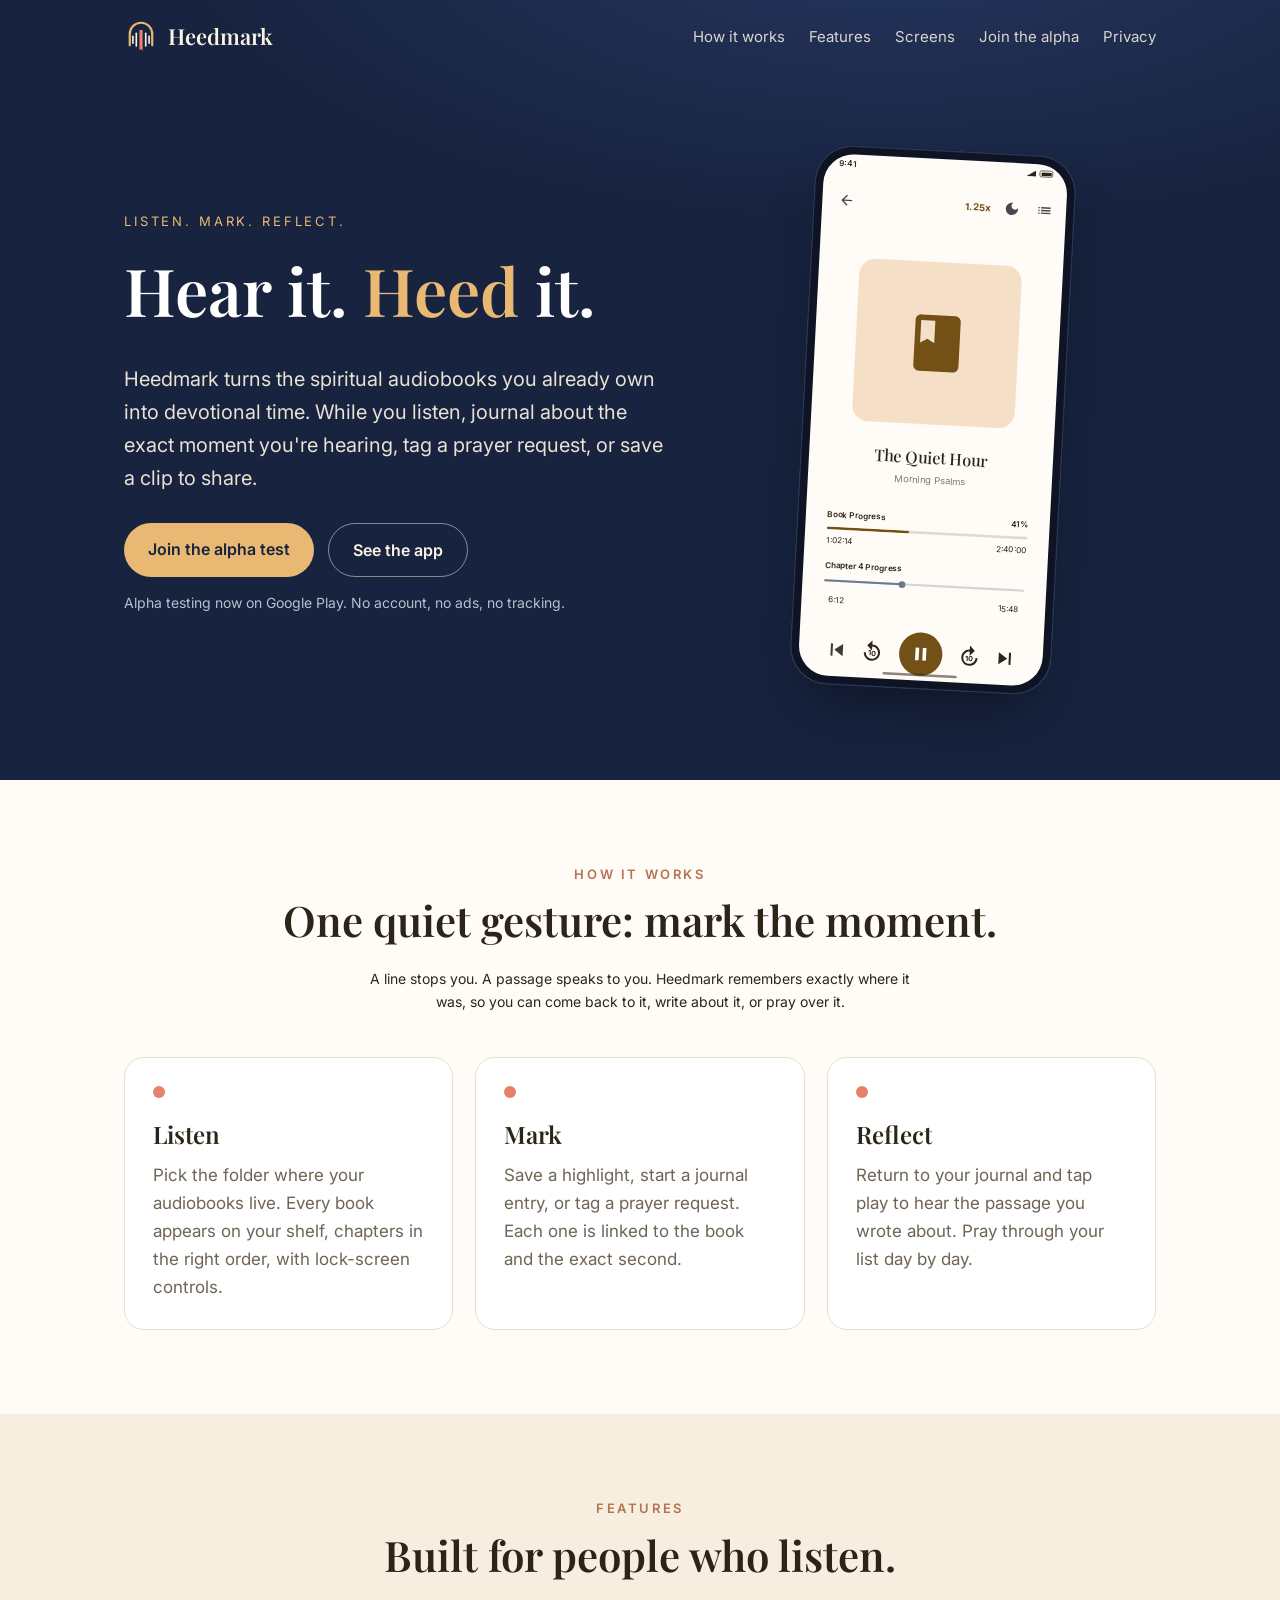
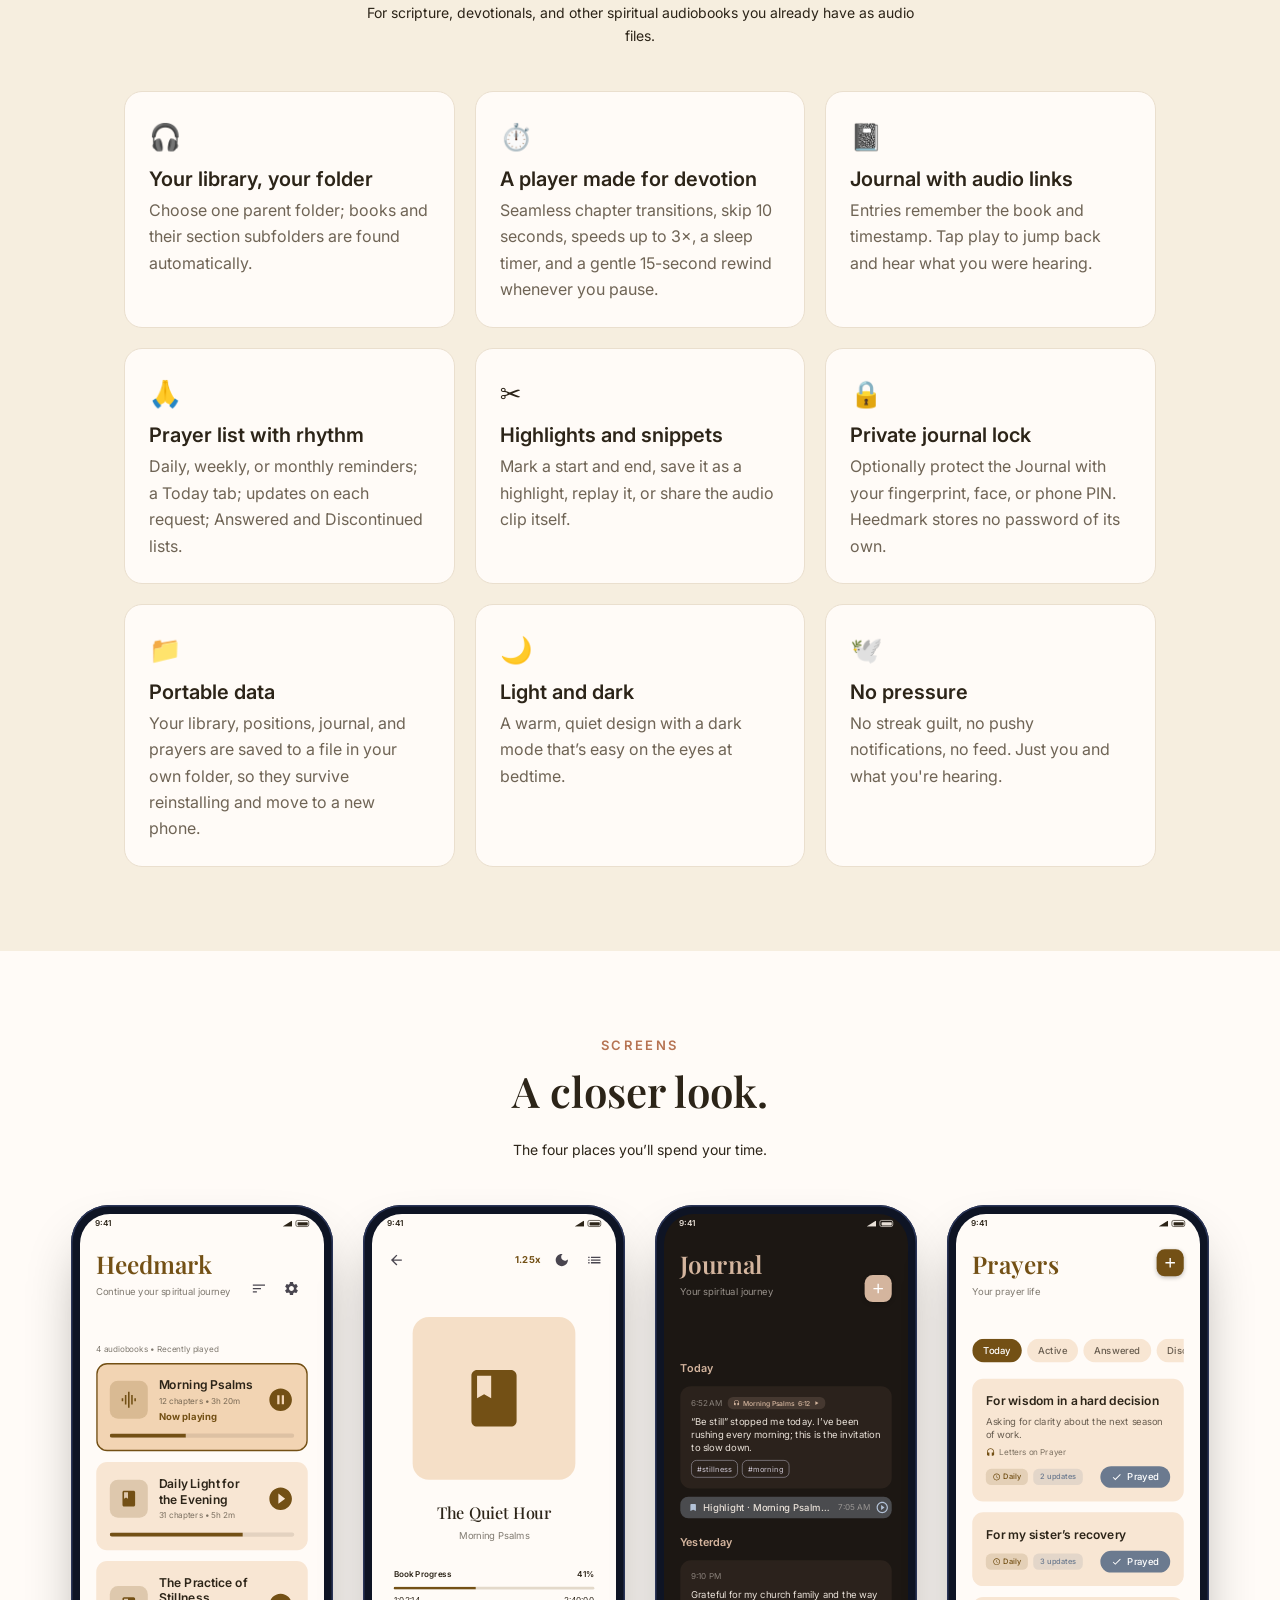
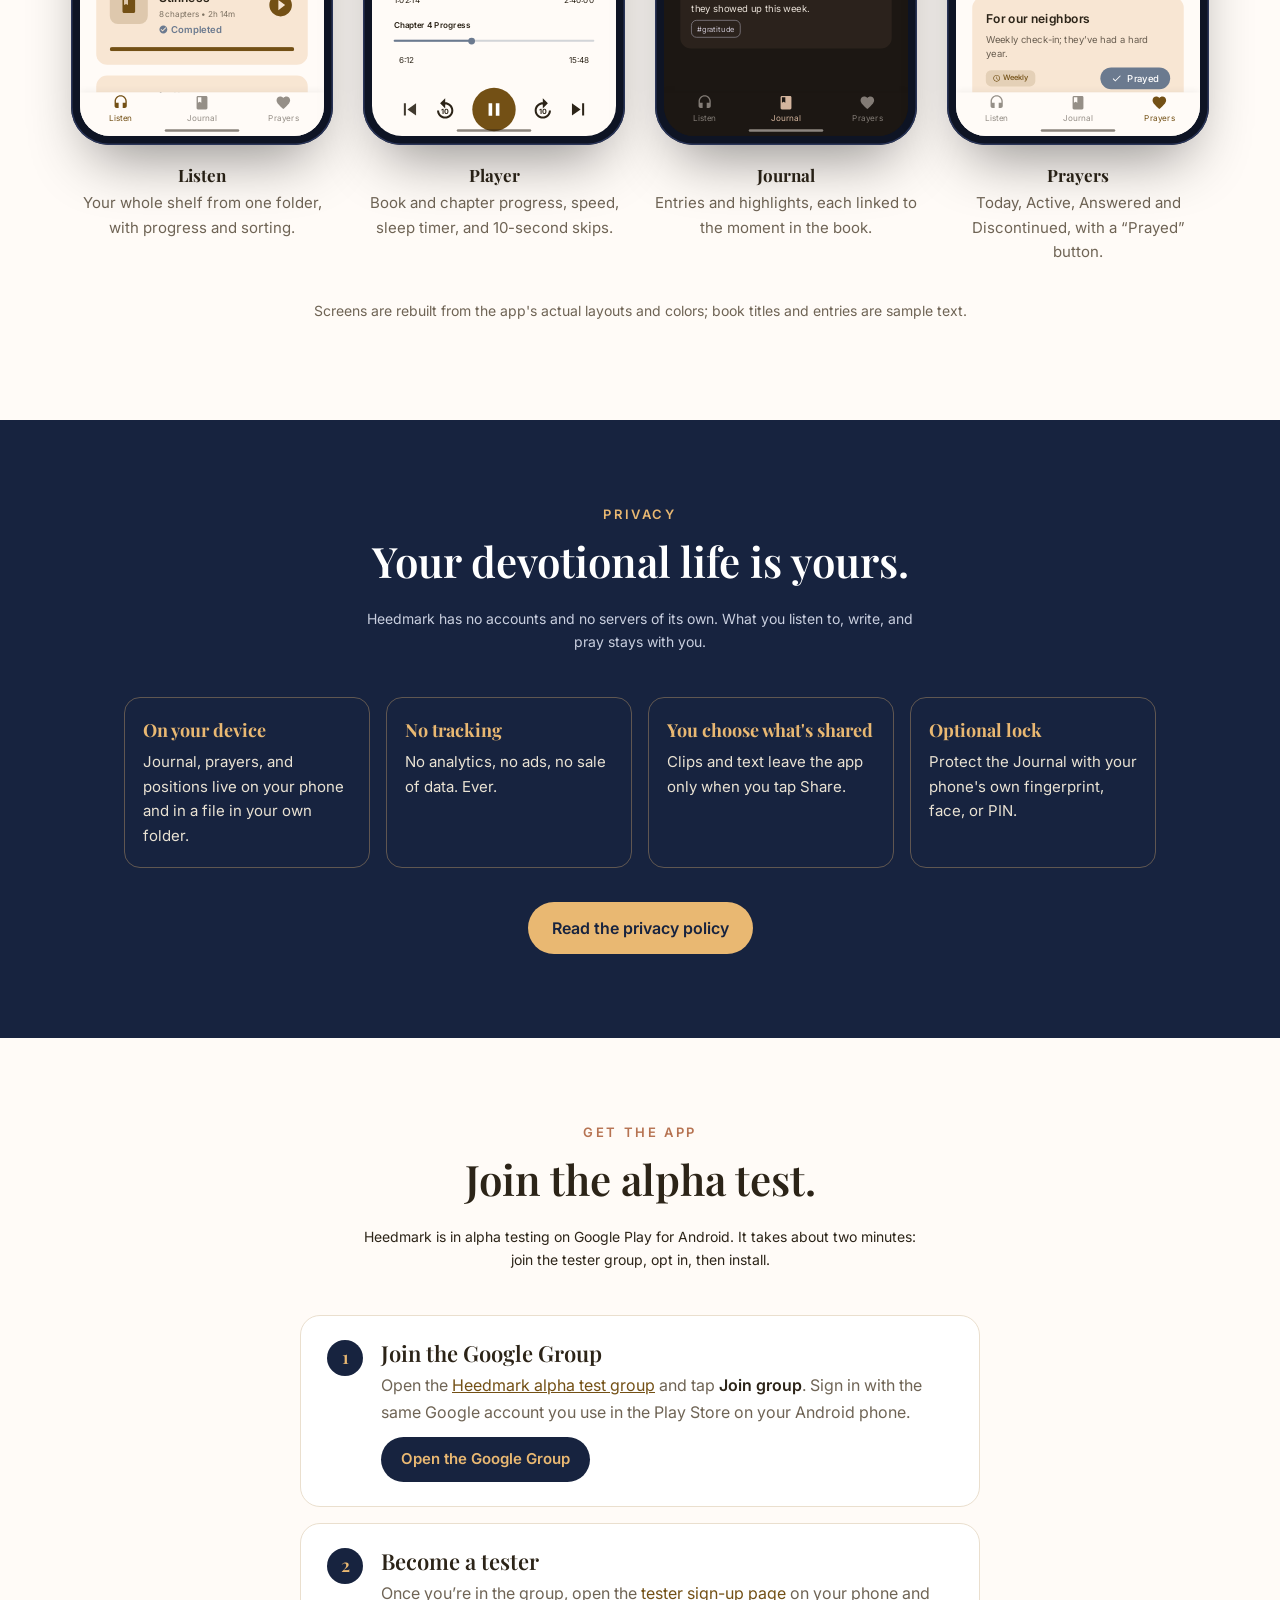
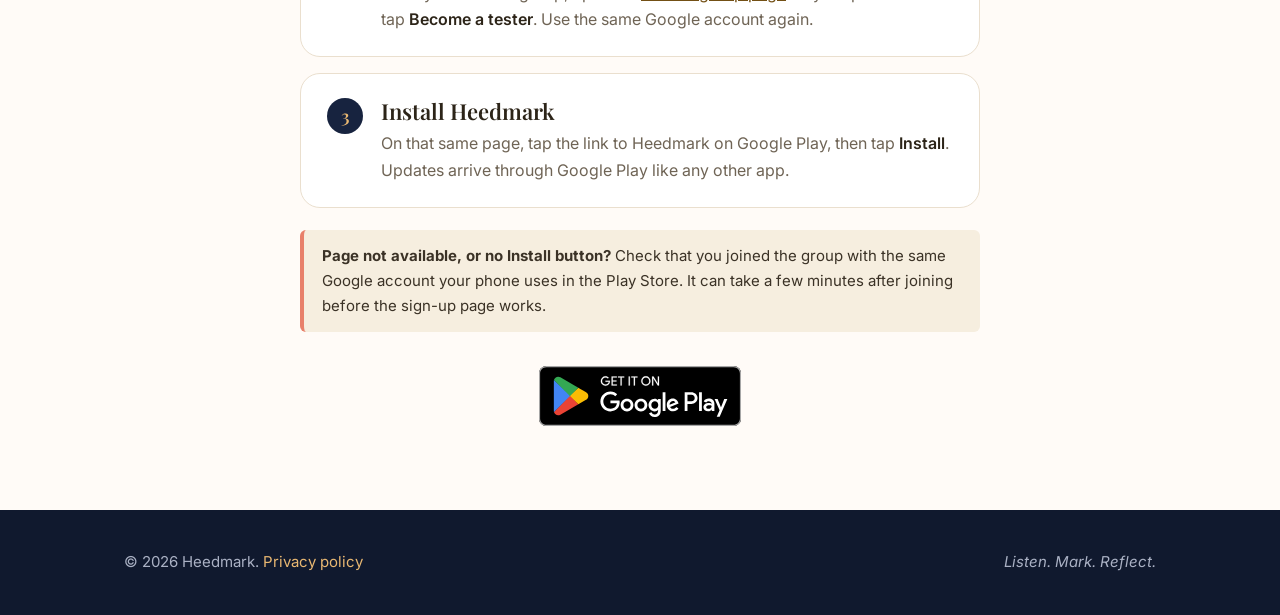
<file: index.html>
<!doctype html>
<html lang="en">
<head>
<meta charset="utf-8">
<meta name="viewport" content="width=device-width,initial-scale=1">
<title>Heedmark: Devotional Audiobooks</title>
<meta name="description" content="Heedmark turns the spiritual audiobooks you already own into devotional time. Journal, pray, and save clips at the exact moment you're hearing.">
<meta property="og:title" content="Heedmark: Devotional Audiobooks">
<meta property="og:description" content="Listen. Mark. Reflect.">
<meta name="theme-color" content="#17233F">
<link rel="icon" href="favicon.svg" type="image/svg+xml">
<link rel="icon" href="favicon-32.png" sizes="32x32" type="image/png">
<link rel="apple-touch-icon" href="apple-touch-icon.png">
<link rel="preconnect" href="https://fonts.googleapis.com">
<link rel="preconnect" href="https://fonts.gstatic.com" crossorigin>
<link href="https://fonts.googleapis.com/css2?family=Inter:wght@400;500;600&family=Playfair+Display:wght@500;600;700&display=swap" rel="stylesheet">
<link rel="stylesheet" href="styles.css">
</head>
<body>
<svg width="0" height="0" style="position:absolute" aria-hidden="true"><defs><symbol id="i-headphones" viewBox="0 0 24 24"><path d="M12 1c-4.97 0-9 4.03-9 9v7c0 1.66 1.34 3 3 3h3v-8H5v-2c0-3.87 3.13-7 7-7s7 3.13 7 7v2h-4v8h3c1.66 0 3-1.34 3-3v-7c0-4.97-4.03-9-9-9z"/></symbol><symbol id="i-book" viewBox="0 0 24 24"><path d="M18 2H6c-1.1 0-2 .9-2 2v16c0 1.1.9 2 2 2h12c1.1 0 2-.9 2-2V4c0-1.1-.9-2-2-2zM6 4h5v8l-2.5-1.5L6 12V4z"/></symbol><symbol id="i-favorite" viewBox="0 0 24 24"><path d="M12 21.35l-1.45-1.32C5.4 15.36 2 12.28 2 8.5 2 5.42 4.42 3 7.5 3c1.74 0 3.41.81 4.5 2.09C13.09 3.81 14.76 3 16.5 3 19.58 3 22 5.42 22 8.5c0 3.78-3.4 6.86-8.55 11.54L12 21.35z"/></symbol><symbol id="i-favorite_border" viewBox="0 0 24 24"><path d="M16.5 3c-1.74 0-3.41.81-4.5 2.09C10.91 3.81 9.24 3 7.5 3 4.42 3 2 5.42 2 8.5c0 3.78 3.4 6.86 8.55 11.54L12 21.35l1.45-1.32C18.6 15.36 22 12.28 22 8.5 22 5.42 19.58 3 16.5 3zm-4.4 15.55l-.1.1-.1-.1C7.14 14.24 4 11.39 4 8.5 4 6.5 5.5 5 7.5 5c1.54 0 3.04.99 3.57 2.36h1.87C13.46 5.99 14.96 5 16.5 5c2 0 3.5 1.5 3.5 3.5 0 2.89-3.14 5.74-7.9 10.05z"/></symbol><symbol id="i-settings" viewBox="0 0 24 24"><path d="M19.14 12.94c.04-.3.06-.61.06-.94 0-.32-.02-.64-.07-.94l2.03-1.58c.18-.14.23-.41.12-.61l-1.92-3.32c-.12-.22-.37-.29-.59-.22l-2.39.96c-.5-.38-1.03-.7-1.62-.94l-.36-2.54c-.04-.24-.24-.41-.48-.41h-3.84c-.24 0-.43.17-.47.41l-.36 2.54c-.59.24-1.13.57-1.62.94l-2.39-.96c-.22-.08-.47 0-.59.22L2.74 8.87c-.12.21-.08.47.12.61l2.03 1.58c-.05.3-.09.63-.09.94s.02.64.07.94l-2.03 1.58c-.18.14-.23.41-.12.61l1.92 3.32c.12.22.37.29.59.22l2.39-.96c.5.38 1.03.7 1.62.94l.36 2.54c.05.24.24.41.48.41h3.84c.24 0 .44-.17.47-.41l.36-2.54c.59-.24 1.13-.56 1.62-.94l2.39.96c.22.08.47 0 .59-.22l1.92-3.32c.12-.22.07-.47-.12-.61l-2.01-1.58zM12 15.6c-1.98 0-3.6-1.62-3.6-3.6s1.62-3.6 3.6-3.6 3.6 1.62 3.6 3.6-1.62 3.6-3.6 3.6z"/></symbol><symbol id="i-sort" viewBox="0 0 24 24"><path d="M3 18h6v-2H3v2zM3 6v2h18V6H3zm0 7h12v-2H3v2z"/></symbol><symbol id="i-play_circle_filled" viewBox="0 0 24 24"><path d="M12 2C6.48 2 2 6.48 2 12s4.48 10 10 10 10-4.48 10-10S17.52 2 12 2zm-2 14.5v-9l6 4.5-6 4.5z"/></symbol><symbol id="i-pause_circle_filled" viewBox="0 0 24 24"><path d="M12 2C6.48 2 2 6.48 2 12s4.48 10 10 10 10-4.48 10-10S17.52 2 12 2zm-1 14H9V8h2v8zm4 0h-2V8h2v8z"/></symbol><symbol id="i-graphic_eq" viewBox="0 0 24 24"><path d="M7 18h2V6H7v12zm4 4h2V2h-2v20zm-8-8h2v-4H3v4zm12 4h2V6h-2v12zm4-8v4h2v-4h-2z"/></symbol><symbol id="i-check_circle" viewBox="0 0 24 24"><path d="M12 2C6.48 2 2 6.48 2 12s4.48 10 10 10 10-4.48 10-10S17.52 2 12 2zm-2 15l-5-5 1.41-1.41L10 14.17l7.59-7.59L19 8l-9 9z"/></symbol><symbol id="i-check" viewBox="0 0 24 24"><path d="M9 16.17L4.83 12l-1.42 1.41L9 19 21 7l-1.41-1.41z"/></symbol><symbol id="i-arrow_back" viewBox="0 0 24 24"><path d="M20 11H7.83l5.59-5.59L12 4l-8 8 8 8 1.41-1.41L7.83 13H20v-2z"/></symbol><symbol id="i-bedtime" viewBox="0 0 24 24"><path d="M12 3c-4.97 0-9 4.03-9 9s4.03 9 9 9 9-4.03 9-9c0-.46-.04-.92-.1-1.36-.98 1.37-2.58 2.26-4.4 2.26-2.98 0-5.4-2.42-5.4-5.4 0-1.81.89-3.42 2.26-4.4-.44-.06-.9-.1-1.36-.1z"/></symbol><symbol id="i-list" viewBox="0 0 24 24"><path d="M3 13h2v-2H3v2zm0 4h2v-2H3v2zm0-8h2V7H3v2zm4 4h14v-2H7v2zm0 4h14v-2H7v2zM7 7v2h14V7H7z"/></symbol><symbol id="i-skip_previous" viewBox="0 0 24 24"><path d="M6 6h2v12H6zm3.5 6l8.5 6V6z"/></symbol><symbol id="i-skip_next" viewBox="0 0 24 24"><path d="M6 18l8.5-6L6 6v12zM16 6v12h2V6h-2z"/></symbol><symbol id="i-replay" viewBox="0 0 24 24"><path d="M11.99 5V1l-5 5 5 5V7c3.31 0 6 2.69 6 6s-2.69 6-6 6-6-2.69-6-6h-2c0 4.42 3.58 8 8 8s8-3.58 8-8-3.58-8-8-8z"/></symbol><symbol id="i-forward" viewBox="0 0 24 24"><path d="M18 13c0 3.31-2.69 6-6 6s-6-2.69-6-6 2.69-6 6-6v4l5-5-5-5v4c-4.42 0-8 3.58-8 8s3.58 8 8 8 8-3.58 8-8h-2z"/></symbol><symbol id="i-play_arrow" viewBox="0 0 24 24"><path d="M8 5v14l11-7z"/></symbol><symbol id="i-pause" viewBox="0 0 24 24"><path d="M6 19h4V5H6v14zm8-14v14h4V5h-4z"/></symbol><symbol id="i-content_cut" viewBox="0 0 24 24"><path d="M9.64 7.64c.23-.5.36-1.05.36-1.64 0-2.21-1.79-4-4-4S2 3.79 2 6s1.79 4 4 4c.59 0 1.14-.13 1.64-.36L10 12l-2.36 2.36C7.14 14.13 6.59 14 6 14c-2.21 0-4 1.79-4 4s1.79 4 4 4 4-1.79 4-4c0-.59-.13-1.14-.36-1.64L12 14l7 7h3v-1L9.64 7.64zM6 8c-1.1 0-2-.89-2-2s.9-2 2-2 2 .89 2 2-.9 2-2 2zm0 12c-1.1 0-2-.89-2-2s.9-2 2-2 2 .89 2 2-.9 2-2 2zm6-7.5c-.28 0-.5-.22-.5-.5s.22-.5.5-.5.5.22.5.5-.22.5-.5.5zM19 3l-6 6 2 2 7-7V3z"/></symbol><symbol id="i-start" viewBox="0 0 24 24"><path d="M4 6h2v12H4zM8 11h8.17l-3.58-3.59L14 6l6 6-6 6-1.41-1.41L16.17 13H8z"/></symbol><symbol id="i-stop" viewBox="0 0 24 24"><path d="M6 6h12v12H6z"/></symbol><symbol id="i-play_circle_outline" viewBox="0 0 24 24"><path d="M10 16.5l6-4.5-6-4.5v9zM12 2C6.48 2 2 6.48 2 12s4.48 10 10 10 10-4.48 10-10S17.52 2 12 2zm0 18c-4.41 0-8-3.59-8-8s3.59-8 8-8 8 3.59 8 8-3.59 8-8 8z"/></symbol><symbol id="i-share" viewBox="0 0 24 24"><path d="M18 16.08c-.76 0-1.44.3-1.96.77L8.91 12.7c.05-.23.09-.46.09-.7s-.04-.47-.09-.7l7.05-4.11c.54.5 1.25.81 2.04.81 1.66 0 3-1.34 3-3s-1.34-3-3-3-3 1.34-3 3c0 .24.04.47.09.7L8.04 9.81C7.5 9.31 6.79 9 6 9c-1.66 0-3 1.34-3 3s1.34 3 3 3c.79 0 1.5-.31 2.04-.81l7.12 4.16c-.05.21-.08.43-.08.65 0 1.61 1.31 2.92 2.92 2.92 1.61 0 2.92-1.31 2.92-2.92s-1.31-2.92-2.92-2.92z"/></symbol><symbol id="i-bookmark_add" viewBox="0 0 24 24"><path d="M17 11v6.97l-5-2.14-5 2.14V5h6V3H7c-1.1 0-2 .9-2 2v16l7-3 7 3V11h-2zm4-4h-2V5h-2v2h-2v2h2v2h2V9h2z"/></symbol><symbol id="i-bookmarks" viewBox="0 0 24 24"><path d="M19 18l2 1V3c0-1.1-.9-2-2-2H8.99C7.89 1 7 1.9 7 3h10c1.1 0 2 .9 2 2v13zM15 5H5c-1.1 0-2 .9-2 2v16l7-3 7 3V7c0-1.1-.9-2-2-2zm0 15l-5-2.18L5 20V7h10v13z"/></symbol><symbol id="i-bookmark" viewBox="0 0 24 24"><path d="M17 3H7c-1.1 0-2 .9-2 2v16l7-3 7 3V5c0-1.1-.9-2-2-2z"/></symbol><symbol id="i-edit" viewBox="0 0 24 24"><path d="M3 17.25V21h3.75L17.81 9.94l-3.75-3.75L3 17.25zM20.71 7.04c.39-.39.39-1.02 0-1.41l-2.34-2.34c-.39-.39-1.02-.39-1.41 0l-1.83 1.83 3.75 3.75 1.83-1.83z"/></symbol><symbol id="i-more_vert" viewBox="0 0 24 24"><path d="M12 8c1.1 0 2-.9 2-2s-.9-2-2-2-2 .9-2 2 .9 2 2 2zm0 2c-1.1 0-2 .9-2 2s.9 2 2 2 2-.9 2-2-.9-2-2-2zm0 6c-1.1 0-2 .9-2 2s.9 2 2 2 2-.9 2-2-.9-2-2-2z"/></symbol><symbol id="i-add" viewBox="0 0 24 24"><path d="M19 13h-6v6h-2v-6H5v-2h6V5h2v6h6v2z"/></symbol><symbol id="i-access_time" viewBox="0 0 24 24"><path d="M11.99 2C6.47 2 2 6.48 2 12s4.47 10 9.99 10C17.52 22 22 17.52 22 12S17.52 2 11.99 2zM12 20c-4.42 0-8-3.58-8-8s3.58-8 8-8 8 3.58 8 8-3.58 8-8 8zm.5-13H11v6l5.25 3.15.75-1.23-4.5-2.67z"/></symbol><symbol id="i-close" viewBox="0 0 24 24"><path d="M19 6.41L17.59 5 12 10.59 6.41 5 5 6.41 10.59 12 5 17.59 6.41 19 12 13.41 17.59 19 19 17.59 13.41 12z"/></symbol><symbol id="i-clear" viewBox="0 0 24 24"><path d="M19 6.41L17.59 5 12 10.59 6.41 5 5 6.41 10.59 12 5 17.59 6.41 19 12 13.41 17.59 19 19 17.59 13.41 12z"/></symbol><symbol id="i-delete" viewBox="0 0 24 24"><path d="M6 19c0 1.1.9 2 2 2h8c1.1 0 2-.9 2-2V7H6v12zM19 4h-3.5l-1-1h-5l-1 1H5v2h14V4z"/></symbol><symbol id="i-delete_outline" viewBox="0 0 24 24"><path d="M6 19c0 1.1.9 2 2 2h8c1.1 0 2-.9 2-2V7H6v12zM8 9h8v10H8V9zm7.5-5l-1-1h-5l-1 1H5v2h14V4h-3.5z"/></symbol><symbol id="i-send" viewBox="0 0 24 24"><path d="M2.01 21L23 12 2.01 3 2 10l15 2-15 2z"/></symbol><symbol id="i-lock_outline" viewBox="0 0 24 24"><path d="M12 17c1.1 0 2-.9 2-2s-.9-2-2-2-2 .9-2 2 .9 2 2 2zm6-9h-1V6c0-2.76-2.24-5-5-5S7 3.24 7 6v2H6c-1.1 0-2 .9-2 2v10c0 1.1.9 2 2 2h12c1.1 0 2-.9 2-2V10c0-1.1-.9-2-2-2zM8.9 6c0-1.71 1.39-3.1 3.1-3.1s3.1 1.39 3.1 3.1v2H8.9V6zM18 20H6V10h12v10z"/></symbol><symbol id="i-lock_open" viewBox="0 0 24 24"><path d="M12 17c1.1 0 2-.9 2-2s-.9-2-2-2-2 .9-2 2 .9 2 2 2zm6-9h-1V6c0-2.76-2.24-5-5-5S7 3.24 7 6h1.9c0-1.71 1.39-3.1 3.1-3.1 1.71 0 3.1 1.39 3.1 3.1v2H6c-1.1 0-2 .9-2 2v10c0 1.1.9 2 2 2h12c1.1 0 2-.9 2-2V10c0-1.1-.9-2-2-2zm0 12H6V10h12v10z"/></symbol><symbol id="i-do_not_disturb_on" viewBox="0 0 24 24"><path d="M12 2C6.48 2 2 6.48 2 12s4.48 10 10 10 10-4.48 10-10S17.52 2 12 2zm0 18c-4.41 0-8-3.59-8-8s3.59-8 8-8 8 3.59 8 8-3.59 8-8 8zM7 11h10v2H7z"/></symbol><symbol id="i-folder_open" viewBox="0 0 24 24"><path d="M20 6h-8l-2-2H4c-1.1 0-1.99.9-1.99 2L2 18c0 1.1.9 2 2 2h16c1.1 0 2-.9 2-2V8c0-1.1-.9-2-2-2zm0 12H4V8h16v10z"/></symbol><symbol id="i-refresh" viewBox="0 0 24 24"><path d="M17.65 6.35C16.2 4.9 14.21 4 12 4c-4.42 0-7.99 3.58-7.99 8s3.57 8 7.99 8c3.73 0 6.84-2.55 7.73-6h-2.08c-.82 2.33-3.04 4-5.65 4-3.31 0-6-2.69-6-6s2.69-6 6-6c1.66 0 3.14.69 4.22 1.78L13 11h7V4l-2.35 2.35z"/></symbol><symbol id="i-save" viewBox="0 0 24 24"><path d="M17 3H5c-1.11 0-2 .9-2 2v14c0 1.1.89 2 2 2h14c1.1 0 2-.9 2-2V7l-4-4zm2 16H5V5h11.17L19 7.83V19zm-7-7c-1.66 0-3 1.34-3 3s1.34 3 3 3 3-1.34 3-3-1.34-3-3-3zM6 6h9v4H6z"/></symbol><symbol id="i-restore" viewBox="0 0 24 24"><path d="M13 3c-4.97 0-9 4.03-9 9H1l3.89 3.89.07.14L9 12H6c0-3.87 3.13-7 7-7s7 3.13 7 7-3.13 7-7 7c-1.93 0-3.68-.79-4.94-2.06l-1.42 1.42C8.27 19.99 10.51 21 13 21c4.97 0 9-4.03 9-9s-4.03-9-9-9zm-1 5v5l4.28 2.54.72-1.21-3.5-2.08V8H12z"/></symbol><symbol id="i-description" viewBox="0 0 24 24"><path d="M8 16h8v2H8zm0-4h8v2H8zm6-10H6c-1.1 0-2 .9-2 2v16c0 1.1.89 2 1.99 2H18c1.1 0 2-.9 2-2V8l-6-6zm4 18H6V4h7v5h5v11z"/></symbol><symbol id="i-arrow_drop_down" viewBox="0 0 24 24"><path d="M7 10l5 5 5-5z"/></symbol></defs></svg>

<header class="nav"><div class="wrap">
  <a class="brand" href="#top"><img src="assets/logo.svg" alt="">Heedmark</a>
  <nav><a href="#how">How it works</a><a href="#features">Features</a><a href="#screens">Screens</a><a href="#get">Join the alpha</a><a href="privacy.html">Privacy</a></nav>
</div></header>

<main id="top">
<section class="hero"><div class="wrap">
  <div>
    <div class="eyebrow">Listen. Mark. Reflect.</div>
    <h1>Hear it. <em>Heed</em> it.</h1>
    <p class="lead">Heedmark turns the spiritual audiobooks you already own into devotional time. While you listen, journal about the exact moment you're hearing, tag a prayer request, or save a clip to share.</p>
    <div class="cta">
      <a class="btn gold" href="#get">Join the alpha test</a>
      <a class="btn ghost" href="#screens">See the app</a>
    </div>
    <p class="note">Alpha testing now on Google Play. No account, no ads, no tracking.</p>
  </div>
  <div class="hero-art"><div class="phone tilt"><div class="screen"><div class="dp"><div class="sb"><span>9:41</span><span class="sbr"><i class="sig"></i><i class="bat"></i></span></div><div class="tb"><div class="ib"><svg class="ic " style="width:24px;height:24px;" viewBox="0 0 24 24"><use href="#i-arrow_back"/></svg></div><div style="flex:1"></div><div class="spd">1.25x</div><div class="ib"><svg class="ic " style="width:24px;height:24px;" viewBox="0 0 24 24"><use href="#i-bedtime"/></svg></div><div class="ib"><svg class="ic " style="width:24px;height:24px;" viewBox="0 0 24 24"><use href="#i-list"/></svg></div></div><div class="scroll"><div class="art"><svg class="ic " style="width:100px;height:100px;color:rgb(var(--pr))" viewBox="0 0 24 24"><use href="#i-book"/></svg></div><div class="ch">The Quiet Hour</div><div class="bt">Morning Psalms</div><div class="prg"><div class="pl"><span>Book Progress</span><span>41%</span></div><div class="bar4"><i style="width:41%"></i></div><div class="tm"><span>1:02:14</span><span>2:40:00</span></div></div><div class="prg cpr"><div class="pl"><span>Chapter 4 Progress</span></div><div class="sl"><div class="sl-t"><i style="width:39%"></i></div><b style="left:39%"></b></div><div class="tm" style="padding:0 8px"><span>6:12</span><span>15:48</span></div></div><div class="ctl"><div class="cb"><svg class="ic " style="width:36px;height:36px;" viewBox="0 0 24 24"><use href="#i-skip_previous"/></svg></div><div class="cb"><svg class="ic" style="width:36px;height:36px;" viewBox="0 0 24 24"><use href="#i-replay"/><text x="12" y="16" text-anchor="middle" font-size="7" font-weight="700" font-family="Inter,sans-serif" fill="currentColor">10</text></svg></div><div class="play"><svg class="ic " style="width:32px;height:32px;color:#fff" viewBox="0 0 24 24"><use href="#i-pause"/></svg></div><div class="cb"><svg class="ic" style="width:36px;height:36px;" viewBox="0 0 24 24"><use href="#i-forward"/><text x="12" y="16" text-anchor="middle" font-size="7" font-weight="700" font-family="Inter,sans-serif" fill="currentColor">10</text></svg></div><div class="cb"><svg class="ic " style="width:36px;height:36px;" viewBox="0 0 24 24"><use href="#i-skip_next"/></svg></div></div></div><div class="gest"></div></div></div></div></div>
</div></section>

<section id="how"><div class="wrap center">
  <div class="kicker">How it works</div>
  <h2>One quiet gesture: mark the moment.</h2>
  <p class="sub">A line stops you. A passage speaks to you. Heedmark remembers exactly where it was, so you can come back to it, write about it, or pray over it.</p>
  <div class="steps" style="text-align:left">
    <div class="step"><span class="dot"></span><h3>Listen</h3><p>Pick the folder where your audiobooks live. Every book appears on your shelf, chapters in the right order, with lock-screen controls.</p></div>
    <div class="step"><span class="dot"></span><h3>Mark</h3><p>Save a highlight, start a journal entry, or tag a prayer request. Each one is linked to the book and the exact second.</p></div>
    <div class="step"><span class="dot"></span><h3>Reflect</h3><p>Return to your journal and tap play to hear the passage you wrote about. Pray through your list day by day.</p></div>
  </div>
</div></section>

<section id="features" class="alt"><div class="wrap center">
  <div class="kicker">Features</div>
  <h2>Built for people who listen.</h2>
  <p class="sub">For scripture, devotionals, and other spiritual audiobooks you already have as audio files.</p>
  <div class="features" style="text-align:left">
    <div class="feat"><div class="ic">🎧</div><h3>Your library, your folder</h3><p>Choose one parent folder; books and their section subfolders are found automatically.</p></div>
    <div class="feat"><div class="ic">⏱️</div><h3>A player made for devotion</h3><p>Seamless chapter transitions, skip 10 seconds, speeds up to 3×, a sleep timer, and a gentle 15-second rewind whenever you pause.</p></div>
    <div class="feat"><div class="ic">📓</div><h3>Journal with audio links</h3><p>Entries remember the book and timestamp. Tap play to jump back and hear what you were hearing.</p></div>
    <div class="feat"><div class="ic">🙏</div><h3>Prayer list with rhythm</h3><p>Daily, weekly, or monthly reminders; a Today tab; updates on each request; Answered and Discontinued lists.</p></div>
    <div class="feat"><div class="ic">✂️</div><h3>Highlights and snippets</h3><p>Mark a start and end, save it as a highlight, replay it, or share the audio clip itself.</p></div>
    <div class="feat"><div class="ic">🔒</div><h3>Private journal lock</h3><p>Optionally protect the Journal with your fingerprint, face, or phone PIN. Heedmark stores no password of its own.</p></div>
    <div class="feat"><div class="ic">📁</div><h3>Portable data</h3><p>Your library, positions, journal, and prayers are saved to a file in your own folder, so they survive reinstalling and move to a new phone.</p></div>
    <div class="feat"><div class="ic">🌙</div><h3>Light and dark</h3><p>A warm, quiet design with a dark mode that’s easy on the eyes at bedtime.</p></div>
    <div class="feat"><div class="ic">🕊️</div><h3>No pressure</h3><p>No streak guilt, no pushy notifications, no feed. Just you and what you're hearing.</p></div>
  </div>
</div></section>

<section id="screens"><div class="wrap wide center">
  <div class="kicker">Screens</div>
  <h2>A closer look.</h2>
  <p class="sub">The four places you’ll spend your time.</p>
  <div class="shots"><figure class="shot"><div class="ph-wrap"><div class="phone"><div class="screen"><div class="dp"><div class="sb"><span>9:41</span><span class="sbr"><i class="sig"></i><i class="bat"></i></span></div><div class="body"><div class="hdr"><div class="t"><div class="h1">Heedmark</div><div class="sub">Continue your spiritual journey</div></div><div class="ib"><svg class="ic " style="width:24px;height:24px;" viewBox="0 0 24 24"><use href="#i-sort"/></svg></div><div class="ib"><svg class="ic " style="width:24px;height:24px;" viewBox="0 0 24 24"><use href="#i-settings"/></svg></div></div><div class="cnt">4 audiobooks • Recently played</div><div class="list"><div class="bk np"><div class="bk-top"><div class="bk-ic"><svg class="ic " style="width:28px;height:28px;color:rgb(var(--pr))" viewBox="0 0 24 24"><use href="#i-graphic_eq"/></svg></div><div class="bk-m"><div class="bk-t">Morning Psalms</div><div class="bk-s">12 chapters • 3h 20m</div><div class="lab">Now playing</div></div><svg class="ic " style="width:40px;height:40px;color:rgb(var(--pr))" viewBox="0 0 24 24"><use href="#i-pause_circle_filled"/></svg></div><div class="pg"><i style="width:41%"></i></div></div><div class="bk"><div class="bk-top"><div class="bk-ic"><svg class="ic " style="width:28px;height:28px;color:rgb(var(--pr))" viewBox="0 0 24 24"><use href="#i-book"/></svg></div><div class="bk-m"><div class="bk-t">Daily Light for the Evening</div><div class="bk-s">31 chapters • 5h 2m</div></div><svg class="ic " style="width:40px;height:40px;color:rgb(var(--pr))" viewBox="0 0 24 24"><use href="#i-play_circle_filled"/></svg></div><div class="pg"><i style="width:72%"></i></div></div><div class="bk"><div class="bk-top"><div class="bk-ic"><svg class="ic " style="width:28px;height:28px;color:rgb(var(--pr))" viewBox="0 0 24 24"><use href="#i-book"/></svg></div><div class="bk-m"><div class="bk-t">The Practice of Stillness</div><div class="bk-s">8 chapters • 2h 14m</div><div class="done"><svg class="ic " style="width:14px;height:14px;" viewBox="0 0 24 24"><use href="#i-check_circle"/></svg><span>Completed</span></div></div><svg class="ic " style="width:40px;height:40px;color:rgb(var(--pr))" viewBox="0 0 24 24"><use href="#i-play_circle_filled"/></svg></div><div class="pg"><i style="width:100%"></i></div></div><div class="bk"><div class="bk-top"><div class="bk-ic"><svg class="ic " style="width:28px;height:28px;color:rgb(var(--pr))" viewBox="0 0 24 24"><use href="#i-book"/></svg></div><div class="bk-m"><div class="bk-t">Letters on Prayer</div><div class="bk-s">10 chapters • 1h 48m</div></div><svg class="ic " style="width:40px;height:40px;color:rgb(var(--pr))" viewBox="0 0 24 24"><use href="#i-play_circle_filled"/></svg></div></div></div></div><div class="bnav"><div class="bn on"><svg class="ic " style="width:24px;height:24px;" viewBox="0 0 24 24"><use href="#i-headphones"/></svg><span>Listen</span></div><div class="bn"><svg class="ic " style="width:24px;height:24px;" viewBox="0 0 24 24"><use href="#i-book"/></svg><span>Journal</span></div><div class="bn"><svg class="ic " style="width:24px;height:24px;" viewBox="0 0 24 24"><use href="#i-favorite"/></svg><span>Prayers</span></div></div><div class="gest"></div></div></div></div></div><figcaption><b>Listen</b>Your whole shelf from one folder, with progress and sorting.</figcaption></figure><figure class="shot"><div class="ph-wrap"><div class="phone"><div class="screen"><div class="dp"><div class="sb"><span>9:41</span><span class="sbr"><i class="sig"></i><i class="bat"></i></span></div><div class="tb"><div class="ib"><svg class="ic " style="width:24px;height:24px;" viewBox="0 0 24 24"><use href="#i-arrow_back"/></svg></div><div style="flex:1"></div><div class="spd">1.25x</div><div class="ib"><svg class="ic " style="width:24px;height:24px;" viewBox="0 0 24 24"><use href="#i-bedtime"/></svg></div><div class="ib"><svg class="ic " style="width:24px;height:24px;" viewBox="0 0 24 24"><use href="#i-list"/></svg></div></div><div class="scroll"><div class="art"><svg class="ic " style="width:100px;height:100px;color:rgb(var(--pr))" viewBox="0 0 24 24"><use href="#i-book"/></svg></div><div class="ch">The Quiet Hour</div><div class="bt">Morning Psalms</div><div class="prg"><div class="pl"><span>Book Progress</span><span>41%</span></div><div class="bar4"><i style="width:41%"></i></div><div class="tm"><span>1:02:14</span><span>2:40:00</span></div></div><div class="prg cpr"><div class="pl"><span>Chapter 4 Progress</span></div><div class="sl"><div class="sl-t"><i style="width:39%"></i></div><b style="left:39%"></b></div><div class="tm" style="padding:0 8px"><span>6:12</span><span>15:48</span></div></div><div class="ctl"><div class="cb"><svg class="ic " style="width:36px;height:36px;" viewBox="0 0 24 24"><use href="#i-skip_previous"/></svg></div><div class="cb"><svg class="ic" style="width:36px;height:36px;" viewBox="0 0 24 24"><use href="#i-replay"/><text x="12" y="16" text-anchor="middle" font-size="7" font-weight="700" font-family="Inter,sans-serif" fill="currentColor">10</text></svg></div><div class="play"><svg class="ic " style="width:32px;height:32px;color:#fff" viewBox="0 0 24 24"><use href="#i-pause"/></svg></div><div class="cb"><svg class="ic" style="width:36px;height:36px;" viewBox="0 0 24 24"><use href="#i-forward"/><text x="12" y="16" text-anchor="middle" font-size="7" font-weight="700" font-family="Inter,sans-serif" fill="currentColor">10</text></svg></div><div class="cb"><svg class="ic " style="width:36px;height:36px;" viewBox="0 0 24 24"><use href="#i-skip_next"/></svg></div></div></div><div class="gest"></div></div></div></div></div><figcaption><b>Player</b>Book and chapter progress, speed, sleep timer, and 10-second skips.</figcaption></figure><figure class="shot"><div class="ph-wrap"><div class="phone"><div class="screen dark"><div class="dp"><div class="sb"><span>9:41</span><span class="sbr"><i class="sig"></i><i class="bat"></i></span></div><div class="body"><div class="hdr"><div class="t"><div class="h1">Journal</div><div class="sub">Your spiritual journey</div></div><div class="fab"><svg class="ic " style="width:24px;height:24px;color:#fff" viewBox="0 0 24 24"><use href="#i-add"/></svg></div></div><div class="list"><div class="dh">Today</div><div class="jc"><div class="jt"><span class="tl">6:52 AM</span><span class="lp"><svg class="ic " style="width:10px;height:10px;color:rgb(var(--pr))" viewBox="0 0 24 24"><use href="#i-headphones"/></svg><span>Morning Psalms</span><span>6:12</span><svg class="ic " style="width:10px;height:10px;color:rgb(var(--pr))" viewBox="0 0 24 24"><use href="#i-play_arrow"/></svg></span></div><div class="jb">“Be still” stopped me today. I’ve been rushing every morning; this is the invitation to slow down.</div><div class="chips"><span class="chip">#stillness</span><span class="chip">#morning</span></div></div><div class="jh"><svg class="ic " style="width:14px;height:14px;color:rgb(var(--sec))" viewBox="0 0 24 24"><use href="#i-bookmark"/></svg><span class="jx">Highlight · Morning Psalms · 6:30–6:58</span><span class="tl">7:05 AM</span><svg class="ic " style="width:20px;height:20px;color:rgb(var(--sec))" viewBox="0 0 24 24"><use href="#i-play_circle_outline"/></svg></div><div class="dh">Yesterday</div><div class="jc"><div class="jt"><span class="tl">9:10 PM</span></div><div class="jb">Grateful for my church family and the way they showed up this week.</div><div class="chips"><span class="chip">#gratitude</span></div></div></div></div><div class="bnav"><div class="bn"><svg class="ic " style="width:24px;height:24px;" viewBox="0 0 24 24"><use href="#i-headphones"/></svg><span>Listen</span></div><div class="bn on"><svg class="ic " style="width:24px;height:24px;" viewBox="0 0 24 24"><use href="#i-book"/></svg><span>Journal</span></div><div class="bn"><svg class="ic " style="width:24px;height:24px;" viewBox="0 0 24 24"><use href="#i-favorite"/></svg><span>Prayers</span></div></div><div class="gest"></div></div></div></div></div><figcaption><b>Journal</b>Entries and highlights, each linked to the moment in the book.</figcaption></figure><figure class="shot"><div class="ph-wrap"><div class="phone"><div class="screen"><div class="dp"><div class="sb"><span>9:41</span><span class="sbr"><i class="sig"></i><i class="bat"></i></span></div><div class="body"><div class="hdr" style="flex-direction:column;align-items:stretch;padding-bottom:16px"><div style="display:flex"><div class="t"><div class="h1">Prayers</div><div class="sub">Your prayer life</div></div><div class="fab"><svg class="ic " style="width:24px;height:24px;color:#fff" viewBox="0 0 24 24"><use href="#i-add"/></svg></div></div><div class="fts"><span class="ft on">Today</span><span class="ft">Active</span><span class="ft">Answered</span><span class="ft">Discontinued</span></div></div><div class="list"><div class="pc"><div class="pt">For wisdom in a hard decision</div><div class="pd">Asking for clarity about the next season of work.</div><div class="pbk"><svg class="ic " style="width:14px;height:14px;color:rgb(var(--pr))" viewBox="0 0 24 24"><use href="#i-headphones"/></svg><span>Letters on Prayer</span></div><div class="pr-row"><span class="chip2"><svg class="ic " style="width:12px;height:12px;color:rgb(var(--pr))" viewBox="0 0 24 24"><use href="#i-access_time"/></svg>Daily</span><span class="chip2 sec">2 updates</span><span style="flex:1"></span><div class="prayed"><svg class="ic " style="width:16px;height:16px;" viewBox="0 0 24 24"><use href="#i-check"/></svg><span>Prayed</span></div></div></div><div class="pc"><div class="pt">For my sister’s recovery</div><div class="pr-row"><span class="chip2"><svg class="ic " style="width:12px;height:12px;color:rgb(var(--pr))" viewBox="0 0 24 24"><use href="#i-access_time"/></svg>Daily</span><span class="chip2 sec">3 updates</span><span style="flex:1"></span><div class="prayed"><svg class="ic " style="width:16px;height:16px;" viewBox="0 0 24 24"><use href="#i-check"/></svg><span>Prayed</span></div></div></div><div class="pc"><div class="pt">For our neighbors</div><div class="pd">Weekly check-in; they’ve had a hard year.</div><div class="pr-row"><span class="chip2"><svg class="ic " style="width:12px;height:12px;color:rgb(var(--pr))" viewBox="0 0 24 24"><use href="#i-access_time"/></svg>Weekly</span><span style="flex:1"></span><div class="prayed"><svg class="ic " style="width:16px;height:16px;" viewBox="0 0 24 24"><use href="#i-check"/></svg><span>Prayed</span></div></div></div></div></div><div class="bnav"><div class="bn"><svg class="ic " style="width:24px;height:24px;" viewBox="0 0 24 24"><use href="#i-headphones"/></svg><span>Listen</span></div><div class="bn"><svg class="ic " style="width:24px;height:24px;" viewBox="0 0 24 24"><use href="#i-book"/></svg><span>Journal</span></div><div class="bn on"><svg class="ic " style="width:24px;height:24px;" viewBox="0 0 24 24"><use href="#i-favorite"/></svg><span>Prayers</span></div></div><div class="gest"></div></div></div></div></div><figcaption><b>Prayers</b>Today, Active, Answered and Discontinued, with a “Prayed” button.</figcaption></figure></div>
  <p class="fine">Screens are rebuilt from the app's actual layouts and colors; book titles and entries are sample text.</p>
</div></section>

<section class="privacy-band"><div class="wrap center">
  <div class="kicker" style="color:var(--gold)">Privacy</div>
  <h2>Your devotional life is yours.</h2>
  <p class="sub">Heedmark has no accounts and no servers of its own. What you listen to, write, and pray stays with you.</p>
  <div class="pills" style="text-align:left">
    <div class="pill"><b>On your device</b>Journal, prayers, and positions live on your phone and in a file in your own folder.</div>
    <div class="pill"><b>No tracking</b>No analytics, no ads, no sale of data. Ever.</div>
    <div class="pill"><b>You choose what's shared</b>Clips and text leave the app only when you tap Share.</div>
    <div class="pill"><b>Optional lock</b>Protect the Journal with your phone's own fingerprint, face, or PIN.</div>
  </div>
  <a class="btn gold" href="privacy.html">Read the privacy policy</a>
</div></section>

<section id="get"><div class="wrap get">
  <div class="kicker">Get the app</div>
  <h2>Join the alpha test.</h2>
  <p class="sub">Heedmark is in alpha testing on Google Play for Android. It takes about two minutes: join the tester group, opt in, then install.</p>
  <ol class="join-steps">
    <li class="jstep">
      <span class="num" aria-hidden="true">1</span>
      <div>
        <h3>Join the Google Group</h3>
        <p>Open the <a href="https://groups.google.com/g/heedmark-alpha-test" target="_blank" rel="noopener">Heedmark alpha test group</a> and tap <b>Join group</b>. Sign in with the same Google account you use in the Play Store on your Android phone.</p>
        <a class="btn gold small" href="https://groups.google.com/g/heedmark-alpha-test" target="_blank" rel="noopener">Open the Google Group</a>
      </div>
    </li>
    <li class="jstep">
      <span class="num" aria-hidden="true">2</span>
      <div>
        <h3>Become a tester</h3>
        <p>Once you’re in the group, open the <a href="https://play.google.com/apps/testing/com.heedmark.app" target="_blank" rel="noopener">tester sign-up page</a> on your phone and tap <b>Become a tester</b>. Use the same Google account again.</p>
      </div>
    </li>
    <li class="jstep">
      <span class="num" aria-hidden="true">3</span>
      <div>
        <h3>Install Heedmark</h3>
        <p>On that same page, tap the link to Heedmark on Google Play, then tap <b>Install</b>. Updates arrive through Google Play like any other app.</p>
      </div>
    </li>
  </ol>
  <p class="join-tip"><b>Page not available, or no Install button?</b> Check that you joined the group with the same Google account your phone uses in the Play Store. It can take a few minutes after joining before the sign-up page works.</p>
  <span class="gpwrap"><a class="gpimg" href="https://play.google.com/apps/testing/com.heedmark.app" aria-label="Join the Heedmark alpha test on Google Play"><img src="assets/google-play-badge.svg" alt="Get it on Google Play" height="60" onerror="this.closest('.gpwrap').classList.add('nofile')"></a><a class="badge" href="https://play.google.com/store/apps/details?id=com.heedmark.app" aria-label="Join the Heedmark alpha test on Google Play"><svg class="gp" viewBox="0 0 24 24" aria-hidden="true"><path fill="#00A0FF" d="M3.6 1.6 13 12 3.6 22.4c-.4-.3-.6-.8-.6-1.4V3c0-.6.2-1.1.6-1.4z"/><path fill="#00F076" d="M3.6 1.6c.5-.3 1.1-.3 1.7 0l10.4 5.9L13 12z"/><path fill="#FF3A44" d="M3.6 22.4c.5.3 1.1.3 1.7 0l10.4-5.9L13 12z"/><path fill="#FFD500" d="m15.7 7.5 3.8 2.2c1 .6 1 1.9 0 2.5l-3.8 2.2L13 12z" transform="translate(0 -.1)"/></svg><span><small>Join the alpha on</small>Google Play</span></a></span>
</div></section>
</main>

<footer><div class="wrap">
  <div class="l">© 2026 Heedmark. <a href="privacy.html">Privacy policy</a></div>
  <div><em>Listen. Mark. Reflect.</em></div>
</div></footer>
</body>
</html>
</file>
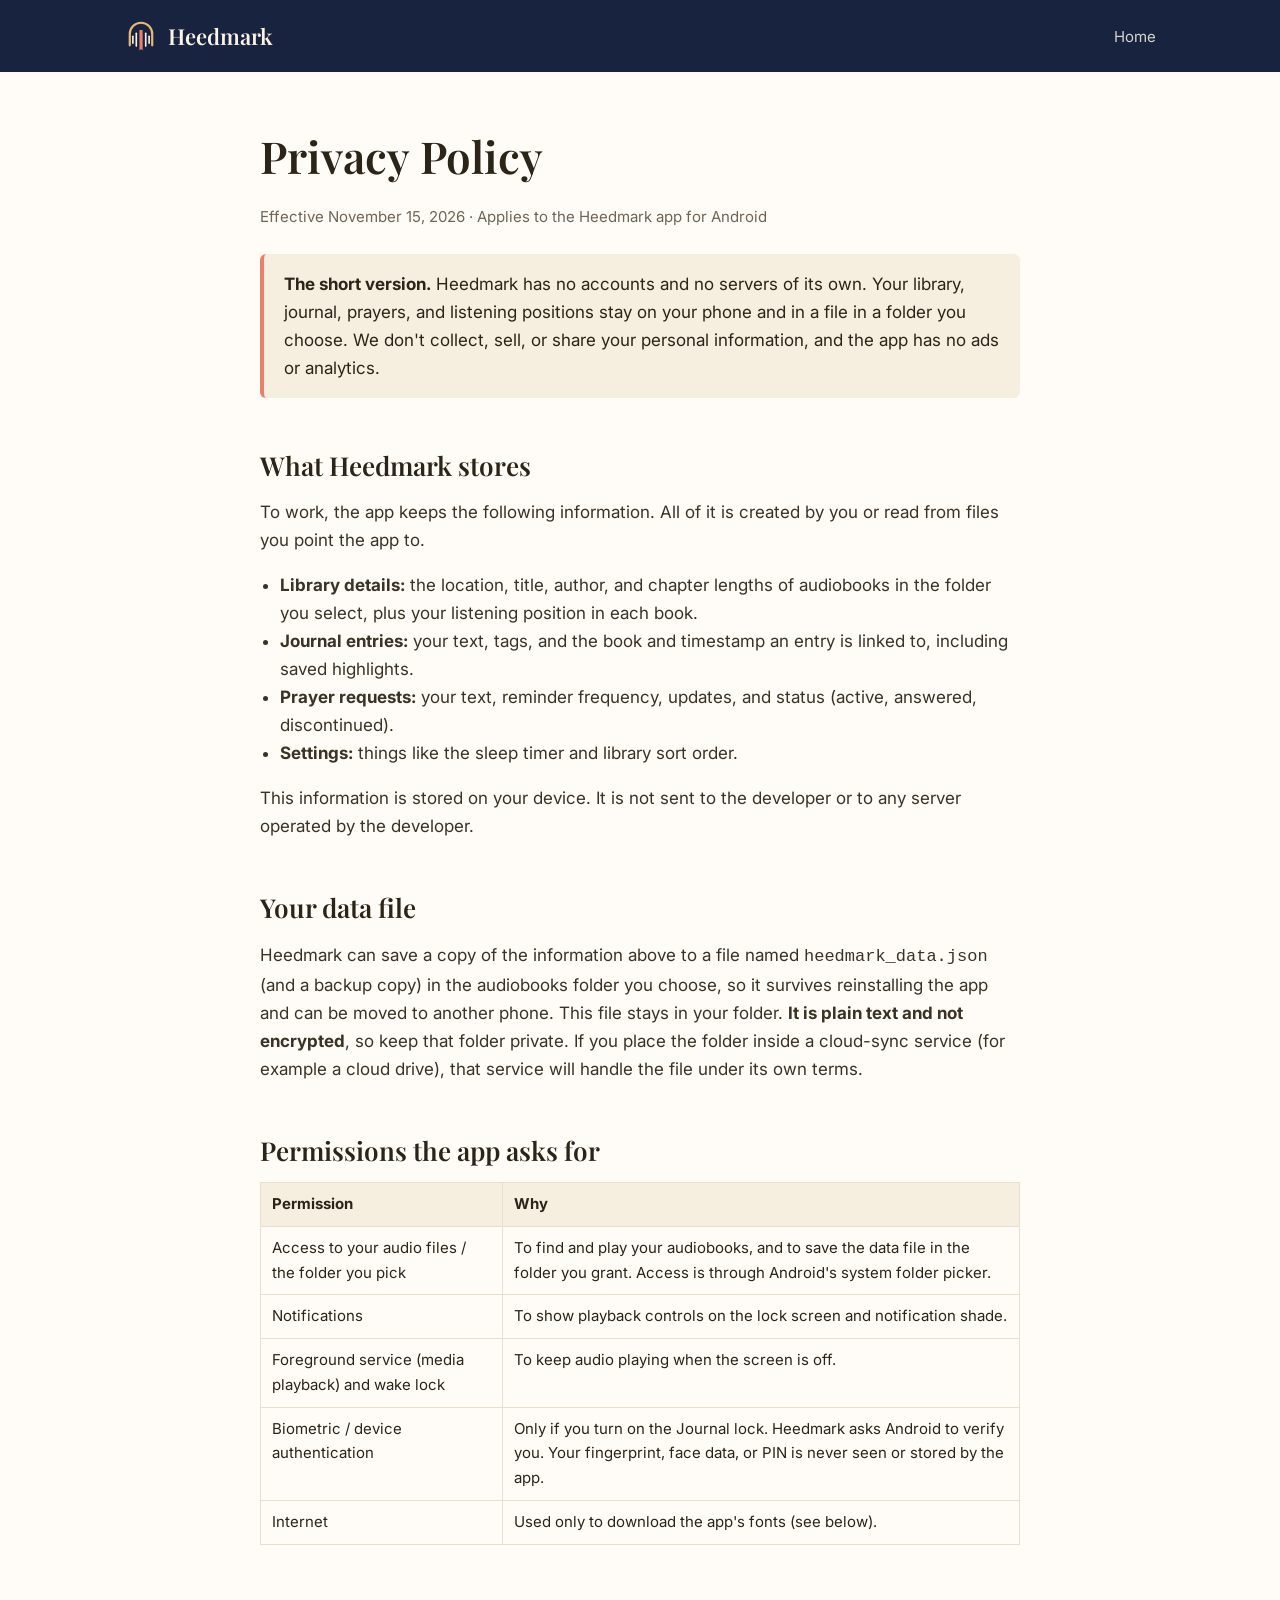
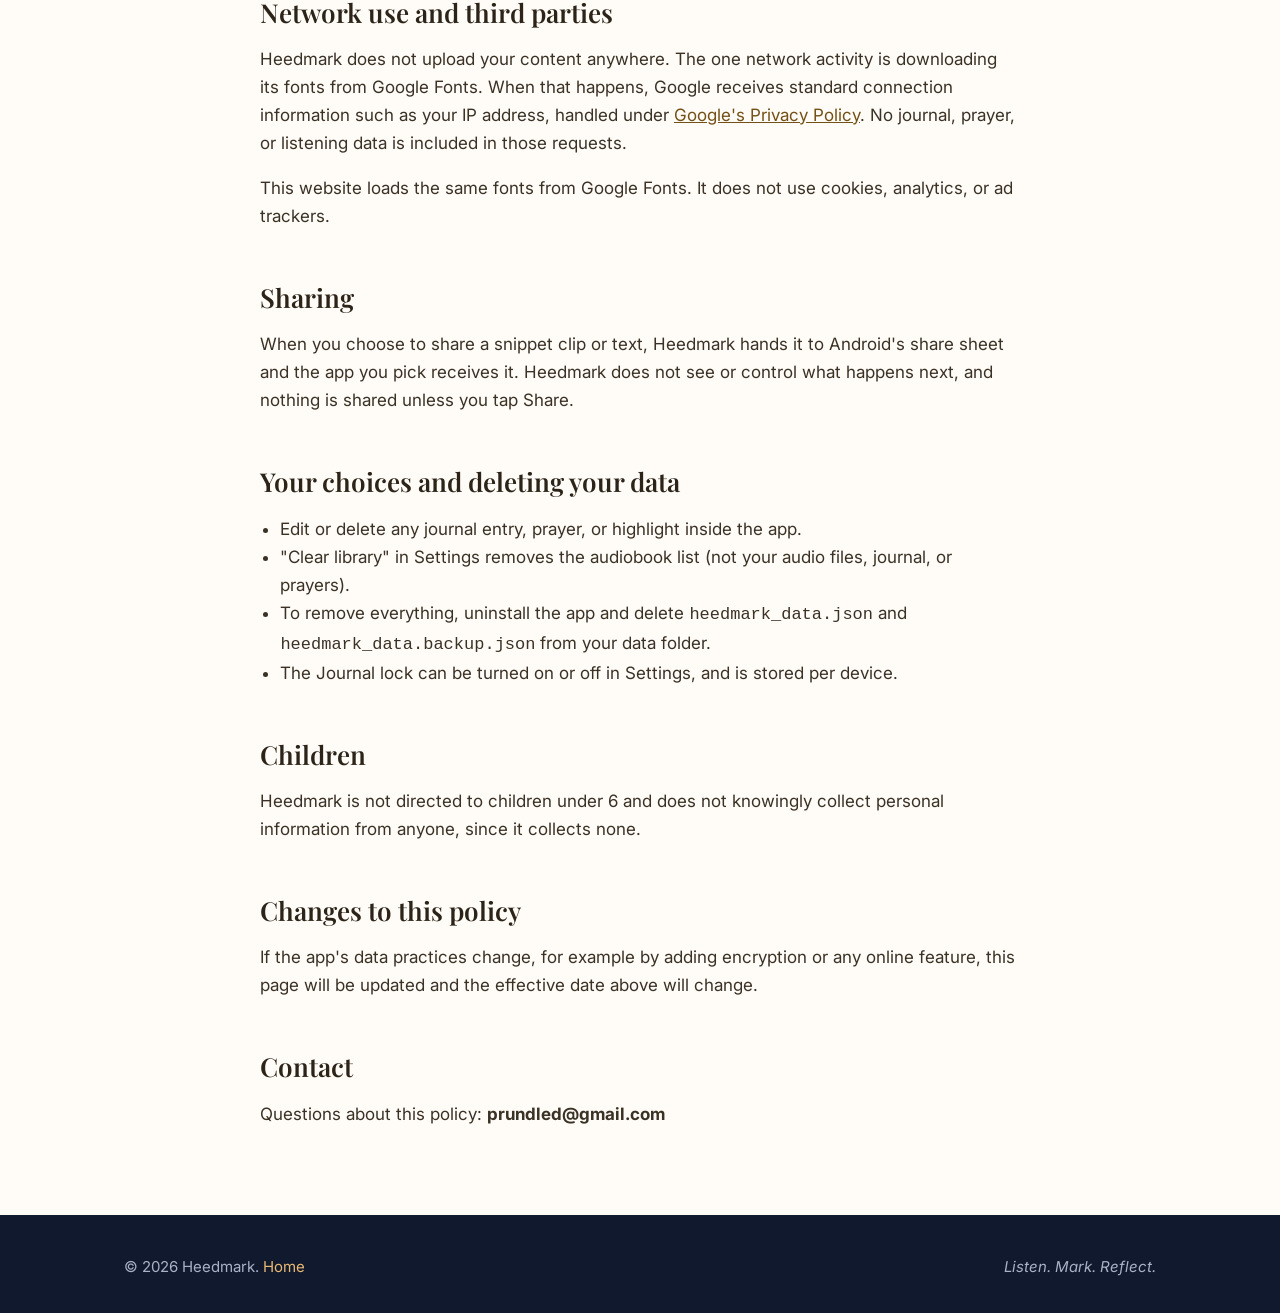
<file: privacy.html>
<!doctype html>
<html lang="en">
<head>
<meta charset="utf-8">
<meta name="viewport" content="width=device-width,initial-scale=1">
<title>Privacy Policy · Heedmark</title>
<meta name="description" content="How Heedmark handles your data. Short version: it stays with you.">
<link rel="icon" href="favicon.svg" type="image/svg+xml">
<link rel="icon" href="favicon-32.png" sizes="32x32" type="image/png">
<link rel="apple-touch-icon" href="apple-touch-icon.png">
<link rel="preconnect" href="https://fonts.googleapis.com">
<link rel="preconnect" href="https://fonts.gstatic.com" crossorigin>
<link href="https://fonts.googleapis.com/css2?family=Inter:wght@400;500;600&family=Playfair+Display:wght@500;600;700&display=swap" rel="stylesheet">
<link rel="stylesheet" href="styles.css">
</head>
<body>
<div class="docbar"></div>
<header class="nav"><div class="wrap">
  <a class="brand" href="index.html"><img src="assets/logo.svg" alt="">Heedmark</a>
  <nav><a href="index.html">Home</a></nav>
</div></header>

<main class="wrap doc">
<h1>Privacy Policy</h1>
<p class="meta">Effective November 15, 2026 · Applies to the Heedmark app for Android</p>

<div class="callout"><b>The short version.</b> Heedmark has no accounts and no servers of its own. Your library, journal, prayers, and listening positions stay on your phone and in a file in a folder you choose. We don't collect, sell, or share your personal information, and the app has no ads or analytics.</div>

<h2>What Heedmark stores</h2>
<p>To work, the app keeps the following information. All of it is created by you or read from files you point the app to.</p>
<ul>
  <li><b>Library details:</b> the location, title, author, and chapter lengths of audiobooks in the folder you select, plus your listening position in each book.</li>
  <li><b>Journal entries:</b> your text, tags, and the book and timestamp an entry is linked to, including saved highlights.</li>
  <li><b>Prayer requests:</b> your text, reminder frequency, updates, and status (active, answered, discontinued).</li>
  <li><b>Settings:</b> things like the sleep timer and library sort order.</li>
</ul>
<p>This information is stored on your device. It is not sent to the developer or to any server operated by the developer.</p>

<h2>Your data file</h2>
<p>Heedmark can save a copy of the information above to a file named <code>heedmark_data.json</code> (and a backup copy) in the audiobooks folder you choose, so it survives reinstalling the app and can be moved to another phone. This file stays in your folder. <b>It is plain text and not encrypted</b>, so keep that folder private. If you place the folder inside a cloud-sync service (for example a cloud drive), that service will handle the file under its own terms.</p>

<h2>Permissions the app asks for</h2>
<table>
<tr><th>Permission</th><th>Why</th></tr>
<tr><td>Access to your audio files / the folder you pick</td><td>To find and play your audiobooks, and to save the data file in the folder you grant. Access is through Android's system folder picker.</td></tr>
<tr><td>Notifications</td><td>To show playback controls on the lock screen and notification shade.</td></tr>
<tr><td>Foreground service (media playback) and wake lock</td><td>To keep audio playing when the screen is off.</td></tr>
<tr><td>Biometric / device authentication</td><td>Only if you turn on the Journal lock. Heedmark asks Android to verify you. Your fingerprint, face data, or PIN is never seen or stored by the app.</td></tr>
<tr><td>Internet</td><td>Used only to download the app's fonts (see below).</td></tr>
</table>

<h2>Network use and third parties</h2>
<p>Heedmark does not upload your content anywhere. The one network activity is downloading its fonts from Google Fonts. When that happens, Google receives standard connection information such as your IP address, handled under <a href="https://policies.google.com/privacy">Google's Privacy Policy</a>. No journal, prayer, or listening data is included in those requests.</p>
<p>This website loads the same fonts from Google Fonts. It does not use cookies, analytics, or ad trackers.</p>

<h2>Sharing</h2>
<p>When you choose to share a snippet clip or text, Heedmark hands it to Android's share sheet and the app you pick receives it. Heedmark does not see or control what happens next, and nothing is shared unless you tap Share.</p>

<h2>Your choices and deleting your data</h2>
<ul>
  <li>Edit or delete any journal entry, prayer, or highlight inside the app.</li>
  <li>"Clear library" in Settings removes the audiobook list (not your audio files, journal, or prayers).</li>
  <li>To remove everything, uninstall the app and delete <code>heedmark_data.json</code> and <code>heedmark_data.backup.json</code> from your data folder.</li>
  <li>The Journal lock can be turned on or off in Settings, and is stored per device.</li>
</ul>

<h2>Children</h2>
<p>Heedmark is not directed to children under 6 and does not knowingly collect personal information from anyone, since it collects none.</p>

<h2>Changes to this policy</h2>
<p>If the app's data practices change, for example by adding encryption or any online feature, this page will be updated and the effective date above will change.</p>

<h2>Contact</h2>
<p>Questions about this policy: <b>prundled@gmail.com</b></p>
</main>

<footer><div class="wrap">
  <div class="l">© 2026 Heedmark. <a href="index.html">Home</a></div>
  <div><em>Listen. Mark. Reflect.</em></div>
</div></footer>
</body>
</html>
</file>
<file: styles.css>
:root{
  --navy:#17233F; --gold:#E9B872; --cream:#FBF3E4; --coral:#E8806A;
  --primary:#735015; --container:#E7B47D; --secondary:#6B7A8F; --tertiary:#B67352;
  --surface:#FFFBF7; --ink:#2C2418; --muted:#6f6455; --line:#eadfce;
  --serif:'Playfair Display',Georgia,'Times New Roman',serif;
  --sans:'Inter',system-ui,-apple-system,'Segoe UI',Roboto,sans-serif;
}
*{box-sizing:border-box}
html{scroll-behavior:smooth}
body{margin:0;background:var(--surface);color:var(--ink);font-family:var(--sans);line-height:1.65;font-size:17px;-webkit-font-smoothing:antialiased}
a{color:var(--primary)}
.wrap{max-width:1080px;margin:0 auto;padding:0 24px}
h1,h2,h3{font-family:var(--serif);line-height:1.2;margin:0 0 .5em;font-weight:600}

/* nav */
.nav{position:absolute;top:0;left:0;right:0;z-index:5}
.nav .wrap{display:flex;align-items:center;justify-content:space-between;height:72px}
.brand{display:flex;align-items:center;gap:10px;color:var(--cream);text-decoration:none;font-family:var(--serif);font-size:22px;font-weight:600}
.brand img{width:34px;height:34px;border-radius:8px}
.nav nav a{color:var(--cream);text-decoration:none;margin-left:24px;font-size:15px;opacity:.85}
.nav nav a:hover{opacity:1}

/* hero */
.hero{background:radial-gradient(1200px 500px at 70% -10%,#26365f 0%,var(--navy) 60%);color:var(--cream);padding:150px 0 90px;overflow:hidden}
.hero .wrap{display:grid;grid-template-columns:1.1fr .9fr;gap:40px;align-items:center}
.eyebrow{letter-spacing:.22em;text-transform:uppercase;font-size:13px;color:var(--gold);margin-bottom:18px}
.hero h1{font-size:clamp(40px,6vw,66px);color:#fff}
.hero h1 em{font-style:normal;color:var(--gold)}
.hero p.lead{font-size:20px;color:#e9e2d3;max-width:34em}
.cta{display:flex;gap:14px;flex-wrap:wrap;margin-top:28px}
.btn{display:inline-block;padding:13px 24px;border-radius:999px;text-decoration:none;font-weight:600;font-size:16px}
.btn.gold{background:var(--gold);color:var(--navy)}
.btn.ghost{border:1.5px solid rgba(251,243,228,.5);color:var(--cream)}
.note{font-size:14px;color:#b9bfd0;margin-top:14px}
.hero-art{display:flex;justify-content:center}


/* sections */
section{padding:84px 0}
section.alt{background:#F6EEDF}
.center{text-align:center}
.kicker{letter-spacing:.2em;text-transform:uppercase;font-size:13px;color:var(--tertiary);font-weight:600;margin-bottom:10px}
h2{font-size:clamp(30px,4vw,42px)}
.sub{color:var(--muted);max-width:40em;margin:0 auto 44px;font-size:18px}

.steps{display:grid;grid-template-columns:repeat(3,1fr);gap:22px}
.step{background:#fff;border:1px solid var(--line);border-radius:20px;padding:28px}
.step .dot{width:12px;height:12px;border-radius:50%;background:var(--coral);display:inline-block;margin-bottom:14px}
.step h3{font-size:24px}
.step p{margin:0;color:var(--muted)}

.features{display:grid;grid-template-columns:repeat(3,1fr);gap:20px}
.feat{padding:24px;border-radius:18px;background:var(--surface);border:1px solid var(--line)}
.feat h3{font-size:20px;font-family:var(--sans);font-weight:600;margin-bottom:.3em}
.feat p{margin:0;color:var(--muted);font-size:16px}
.feat .ic{font-size:26px;margin-bottom:8px}

.wrap.wide{max-width:1240px}
.shots{display:flex;gap:40px 30px;justify-content:center;flex-wrap:wrap;max-width:1160px;margin:0 auto}
.shot{text-align:center;width:262px}
.shot figcaption{margin-top:16px;font-size:15px;color:var(--muted)}
.shot figcaption b{display:block;color:var(--ink);font-size:17px;font-family:var(--serif);margin-bottom:2px}
figure{margin:0}
.fine{font-size:14px;color:var(--muted);text-align:center;margin-top:34px}

.privacy-band{background:var(--navy);color:var(--cream)}
.privacy-band h2{color:#fff}
.privacy-band .sub{color:#c9cfdf}
.pills{display:grid;grid-template-columns:repeat(4,1fr);gap:16px;margin-bottom:34px}
.pill{border:1px solid rgba(233,184,114,.35);border-radius:16px;padding:18px;text-align:left;font-size:15px;color:#e9e2d3}
.pill b{display:block;color:var(--gold);font-family:var(--serif);font-size:18px;margin-bottom:4px}

.get{text-align:center}
.join-steps{list-style:none;margin:0 auto 22px;padding:0;max-width:680px;display:grid;gap:16px;text-align:left}
.jstep{display:flex;gap:18px;align-items:flex-start;background:#fff;border:1px solid var(--line);border-radius:20px;padding:24px 26px}
.jstep .num{flex:none;width:36px;height:36px;border-radius:50%;background:var(--navy);color:var(--gold);font-family:var(--serif);font-weight:600;font-size:18px;display:grid;place-items:center}
.jstep h3{font-size:22px;margin-bottom:.25em}
.jstep p{margin:0 0 12px;color:var(--muted);font-size:16px}
.jstep p:last-child{margin-bottom:0}
.jstep b{color:var(--ink);font-weight:600}
.btn.small{padding:10px 20px;font-size:15px}
.jstep .btn.gold{background:var(--navy);color:var(--gold)}
.join-tip{max-width:680px;margin:0 auto 34px;background:#F6EEDF;border-left:4px solid var(--coral);border-radius:6px;padding:14px 18px;text-align:left;font-size:15px;color:#3b3226}
.badge{display:inline-flex;align-items:center;gap:12px;background:#000;color:#fff;padding:10px 24px 10px 18px;border-radius:12px;border:1px solid #a6a6a6;text-decoration:none;text-align:left;font-size:24px;font-weight:600;line-height:1.1}
.badge small{display:block;font-weight:400;opacity:.85;font-size:11px;letter-spacing:.04em;text-transform:uppercase}
.badge .gp{width:34px;height:34px}

footer{background:#10192e;color:#aab1c4;padding:40px 0;font-size:15px}
footer .wrap{display:flex;justify-content:space-between;gap:20px;flex-wrap:wrap;align-items:center}
footer a{color:var(--gold);margin-left:18px;text-decoration:none}
footer .l a{margin-left:0}

/* Phone mock-ups: HTML/CSS rebuilds of the real Flutter screens (lib/screens/*.dart), laid out at 360x760 dp and scaled down. */
.phone{width:262px;height:540px;border-radius:38px;background:#0e1424;padding:9px;box-shadow:0 30px 60px -20px rgba(0,0,0,.45),0 0 0 1.5px #2a3558 inset;position:relative;flex:none}
.phone.tilt{transform:rotate(3deg)}
.screen{--pr:115,80,21;--pc:231,180,125;--sec:107,122,143;--ter:182,115,82;--sf:255,251,247;--ink:44,36,24;--sv:73,69,79;--ol:121,116,126;--onp:255,255,255;
  width:244px;height:522px;border-radius:30px;overflow:hidden;position:relative;background:rgb(var(--sf));color:rgb(var(--ink))}
.screen.dark{--pr:212,181,158;--pc:107,83,64;--sec:179,194,215;--ter:229,168,138;--sf:28,23,19;--ink:232,224,215;--sv:202,196,208;--ol:147,143,153}
.dp{width:360px;height:770px;transform:scale(.6778);transform-origin:0 0;font-family:'Inter',system-ui,sans-serif;font-size:14px;line-height:1.4;display:flex;flex-direction:column;position:relative;text-align:left}
.ic{display:block;fill:currentColor;flex:none}
.sb{height:28px;display:flex;justify-content:space-between;align-items:center;padding:0 22px;font-size:12px;font-weight:600;flex:none}
.sbr{display:flex;gap:5px;align-items:center}.sig{width:14px;height:9px;background:currentColor;clip-path:polygon(0 100%,100% 0,100% 100%)}.bat{width:20px;height:10px;border-radius:3px;border:1.5px solid currentColor;position:relative}.bat:after{content:"";position:absolute;inset:1.5px;background:currentColor;border-radius:1px}
.gest{position:absolute;bottom:6px;left:50%;width:110px;height:4px;margin-left:-55px;border-radius:2px;background:rgba(var(--ink),.55)}
.body{flex:1;display:flex;flex-direction:column;min-height:0}
.hdr{padding:24px;display:flex;align-items:center;flex:none}
.hdr .t{flex:1}
.h1{font-family:'Playfair Display',Georgia,serif;font-weight:600;font-size:36px;line-height:44px;color:rgb(var(--pr))}
.sub{margin-top:8px;font-size:14px;color:rgba(var(--ink),.6)}
.ib{width:48px;height:48px;display:grid;place-items:center;color:rgb(var(--sv));flex:none}
.fab{width:40px;height:40px;border-radius:12px;background:rgb(var(--pr));display:grid;place-items:center;box-shadow:0 2px 6px rgba(0,0,0,.25)}
.cnt{padding:0 24px 4px;font-size:12px;color:rgba(var(--ink),.6)}
.list{padding:8px 24px;flex:1;overflow:hidden}
.bnav{display:flex;height:64px;flex:none;background:rgb(var(--sf));box-shadow:0 -2px 10px rgba(0,0,0,.05);padding-bottom:14px}
.bn{flex:1;display:flex;flex-direction:column;align-items:center;justify-content:center;gap:3px;font-size:12px;color:rgba(var(--ink),.5)}
.bn.on{color:rgb(var(--pr))}
/* library card */
.bk{background:rgba(var(--pc),.3);border-radius:16px;padding:20px;margin-bottom:16px}
.bk.np{background:rgba(var(--pc),.55);border:2px solid rgb(var(--pr));padding:18px}
.bk-top{display:flex;align-items:center;gap:16px}
.bk-ic{width:56px;height:56px;border-radius:12px;background:rgba(var(--pr),.2);display:grid;place-items:center;flex:none}
.bk-m{flex:1;min-width:0}
.bk-t{font-size:18px;font-weight:600;line-height:1.3}
.bk-s{font-size:12px;color:rgba(var(--ink),.6);margin-top:4px}
.lab{font-size:14px;font-weight:700;color:rgb(var(--pr));margin-top:4px}
.done{display:flex;align-items:center;gap:4px;margin-top:4px;font-size:14px;font-weight:600;color:rgb(var(--sec))}
.pg{height:6px;border-radius:4px;background:rgba(var(--ink),.1);margin-top:16px;overflow:hidden}.pg i{display:block;height:100%;background:rgb(var(--pr))}
/* player */
.tb{display:flex;align-items:center;padding:16px 8px 16px 12px;flex:none}
.spd{font-weight:700;font-size:14px;padding:0 8px;color:rgb(var(--pr))}
.tpill{display:flex;gap:4px;align-items:center;background:rgba(var(--pr),.2);border-radius:12px;padding:4px 8px;font-size:12px;font-weight:600;color:rgb(var(--pr))}
.scroll{padding:24px;flex:1;overflow:hidden;display:flex;flex-direction:column}
.art{width:240px;height:240px;border-radius:24px;background:rgba(var(--pc),.4);display:grid;place-items:center;margin:20px auto 32px;flex:none}
.ch{font-family:'Playfair Display',Georgia,serif;font-size:24px;font-weight:500;text-align:center;line-height:32px}
.bt{text-align:center;color:rgba(var(--ink),.6);margin-top:8px}
.prg{margin-top:40px;padding:0 8px}.prg.cpr{margin-top:20px}
.pl{display:flex;justify-content:space-between;font-size:12px;font-weight:600}
.bar4{height:4px;border-radius:4px;background:rgba(var(--pr),.2);margin-top:10px;overflow:hidden}.bar4 i{display:block;height:100%;background:rgb(var(--pr))}
.tm{display:flex;justify-content:space-between;font-size:12px;margin-top:8px}
.sl{position:relative;height:24px;margin-top:2px}
.sl-t{position:absolute;left:0;right:0;top:10px;height:3px;border-radius:2px;background:rgba(var(--sec),.3)}.sl-t i{display:block;height:100%;background:rgb(var(--sec));border-radius:2px}
.sl b{position:absolute;top:7px;width:10px;height:10px;margin-left:-5px;border-radius:50%;background:rgb(var(--sec))}
.ctl{display:flex;justify-content:center;align-items:center;gap:4px;margin-top:32px}
.cb{width:48px;height:48px;display:grid;place-items:center;color:rgb(var(--ink))}
.cb:first-child{opacity:.9}
.play{width:64px;height:64px;border-radius:50%;background:rgb(var(--pr));display:grid;place-items:center;margin:0 12px}
.dark .play{background:rgb(var(--pr))}
.card{border-radius:16px;padding:20px}
.sn{background:rgba(var(--sec),.3)}
.qa{background:rgba(var(--pc),.2)}
.sh{display:flex;align-items:center;gap:8px;margin-bottom:16px;font-size:16px}
.sh b{font-weight:600}
.clr{display:flex;align-items:center;gap:2px;font-size:12px;color:rgb(var(--pr));font-weight:500}
.se{font-size:12px;color:rgb(var(--sec));margin-bottom:8px}
.r2{display:flex;gap:8px}
.obtn,.ebtn{flex:1;display:flex;align-items:center;justify-content:center;gap:8px;height:40px;border-radius:20px;font-size:14px;font-weight:500;white-space:nowrap}
.obtn{border:1px solid rgb(var(--sec));color:rgb(var(--sec))}
.obtn.full{width:100%}
.ebtn{background:rgb(var(--sec));color:#fff;box-shadow:0 1px 3px rgba(0,0,0,.25)}
.card b{font-weight:600}
.qa b{font-size:16px;display:block;margin-bottom:16px}
.ab{display:flex;align-items:center;gap:12px;background:rgb(var(--sf));border-radius:12px;padding:12px 16px;margin-bottom:12px}
.ab:last-child{margin-bottom:0}
.hi{display:flex;align-items:center;gap:12px;padding:8px 0}
.ht{font-weight:600}.hc{font-size:12px}
/* journal */
.dh{padding:16px 0;font-size:16px;font-weight:600;color:rgb(var(--pr))}
.jc{background:rgba(var(--pc),.2);border-radius:16px;padding:16px;margin-bottom:12px}
.jt{display:flex;align-items:center;gap:8px}
.tl{font-size:12px;color:rgba(var(--ink),.5)}
.lp{display:inline-flex;align-items:center;gap:4px;background:rgba(var(--pr),.15);border-radius:8px;padding:2px 8px;font-size:10px;color:rgb(var(--pr));font-weight:500}
.jb{margin-top:8px;font-size:14px;display:-webkit-box;-webkit-line-clamp:3;-webkit-box-orient:vertical;overflow:hidden}
.chips{display:flex;gap:6px;margin-top:8px}
.chip{border:1px solid rgb(var(--ol));border-radius:8px;padding:2px 8px;font-size:11px;color:rgb(var(--sv));line-height:20px}
.jh{display:flex;align-items:center;gap:8px;background:rgba(var(--sec),.3);border-radius:12px;padding:6px 4px 6px 12px;margin-bottom:8px}
.jx{flex:1;font-size:14px;font-weight:500;white-space:nowrap;overflow:hidden;text-overflow:ellipsis}
/* detail screens */
.ab-bar{display:flex;align-items:center;height:56px;padding:0 4px;flex:none}
.abt{font-size:22px;flex:1;min-width:0;margin-left:4px;font-weight:400;white-space:nowrap;overflow:hidden;text-overflow:ellipsis}
.save{color:rgb(var(--pr));font-weight:500;padding:0 12px}
.pad{padding:24px;flex:1;overflow:hidden}
.lk{display:flex;gap:12px;align-items:center;background:rgba(var(--pc),.3);border-radius:12px;padding:16px}
.ls{font-size:12px;color:rgba(var(--ink),.6)}.lt{font-weight:600}
.fl{font-size:16px;font-weight:600;margin-bottom:12px}
.tf{background:rgba(var(--pc),.15);border-radius:12px;padding:16px;font-size:16px;line-height:1.5}
.tf.dd{display:flex;align-items:center;justify-content:space-between;padding:12px 16px}
.tf.tl2{display:flex;align-items:center;justify-content:space-between;padding:8px 8px 8px 16px;color:rgba(var(--ink),.6)}
.uc{background:rgba(var(--pc),.2);border-radius:12px;padding:16px;margin-bottom:12px}
.ud{text-align:right;font-size:12px;color:rgba(var(--ink),.5)}.ub{margin-top:8px}
/* prayers */
.fts{display:flex;gap:8px;margin-top:16px;overflow:hidden}
.ft{padding:8px 16px;border-radius:20px;background:rgba(var(--pc),.3);font-size:14px;font-weight:500;color:rgba(var(--ink),.7);white-space:nowrap}
.ft.on{background:rgb(var(--pr));color:#fff}
.dark .ft.on{color:rgb(28,23,19)}
.pc{background:rgba(var(--pc),.3);border-radius:16px;padding:20px;margin-bottom:16px}
.pt{font-size:18px;font-weight:600}
.pd{margin-top:8px;color:rgba(var(--ink),.7)}
.pbk{display:flex;align-items:center;gap:6px;margin-top:8px;font-size:12px;color:rgba(var(--ink),.6)}
.pr-row{display:flex;align-items:center;gap:8px;margin-top:12px}
.chip2{display:inline-flex;align-items:center;gap:4px;background:rgba(var(--pr),.15);color:rgb(var(--pr));border-radius:8px;padding:4px 10px;font-size:11px;font-weight:500}
.chip2.sec{background:rgba(var(--sec),.15);color:rgb(var(--sec))}
.prayed{display:flex;align-items:center;gap:8px;background:rgb(var(--sec));color:#fff;border-radius:20px;padding:6px 16px;font-size:14px;font-weight:500}
.dark .prayed{color:rgb(44,62,80)}
/* settings / lock */
.st{font-family:'Playfair Display',Georgia,serif;font-weight:700;font-size:18px;margin-bottom:16px}
.scard{background:rgb(var(--pc));border-radius:12px;padding:16px;color:rgb(53,34,31);margin-bottom:8px}
.scard b{font-weight:600}
.path{font-size:12px;color:#BA1A1A;margin:8px 0 12px}
.sm{font-size:12px}
.eb{display:inline-flex;align-items:center;gap:8px;height:40px;padding:0 16px;border-radius:20px;background:rgb(var(--sf));color:rgb(var(--pr));font-weight:500;box-shadow:0 1px 3px rgba(0,0,0,.25);white-space:nowrap}
.tb2{display:inline-flex;align-items:center;gap:8px;color:rgb(var(--pr));font-weight:500;padding:8px 12px;font-size:14px}
.sw{width:52px;height:32px;border-radius:16px;background:rgb(var(--pr));position:relative}.sw i{position:absolute;right:4px;top:4px;width:24px;height:24px;border-radius:50%;background:#fff}
.fc{border:1px solid rgb(var(--ol));border-radius:8px;padding:6px 12px;font-size:14px;background:rgb(var(--sf));color:rgb(var(--ink))}
.fc.on{background:rgb(53,34,31);color:#fff;border-color:transparent}
.lkt{font-family:'Playfair Display',Georgia,serif;font-size:22px;font-weight:700;margin-top:16px}
.lkm{margin-top:8px;color:rgba(var(--ink),.7);font-size:14px}

/* privacy page */
.doc{padding:130px 0 70px;max-width:760px}
.docbar{background:var(--navy);position:absolute;top:0;left:0;right:0;height:72px}
.doc h1{font-size:44px}
.doc h2{font-size:26px;margin-top:2em}
.doc p,.doc li{color:#3b3226}
.doc ul{padding-left:1.2em}
.doc .meta{color:var(--muted);font-size:15px}
.doc .callout{background:#F6EEDF;border-left:4px solid var(--coral);padding:16px 20px;border-radius:6px;margin:24px 0}
.doc table{border-collapse:collapse;width:100%;font-size:15px;margin:16px 0}
.doc th,.doc td{border:1px solid var(--line);padding:9px 11px;text-align:left;vertical-align:top}
.doc th{background:#F6EEDF}

@media(max-width:900px){
  .hero .wrap{grid-template-columns:1fr}
  .hero-art{order:2}
  .steps,.features{grid-template-columns:1fr}
  .pills{grid-template-columns:1fr 1fr}
  .nav nav a:not(:last-child){display:none}
}

/* Official Google Play badge: if assets/google-play-badge.svg exists it is shown; otherwise the drawn badge is the fallback. */
.gpwrap .badge{display:none}
.gpwrap.nofile .badge{display:inline-flex}
.gpwrap.nofile .gpimg{display:none}
.gpimg img{height:60px;width:auto;display:block}
.gpwrap{display:flex;justify-content:center}
.gpimg{display:block;line-height:0}
</file>
